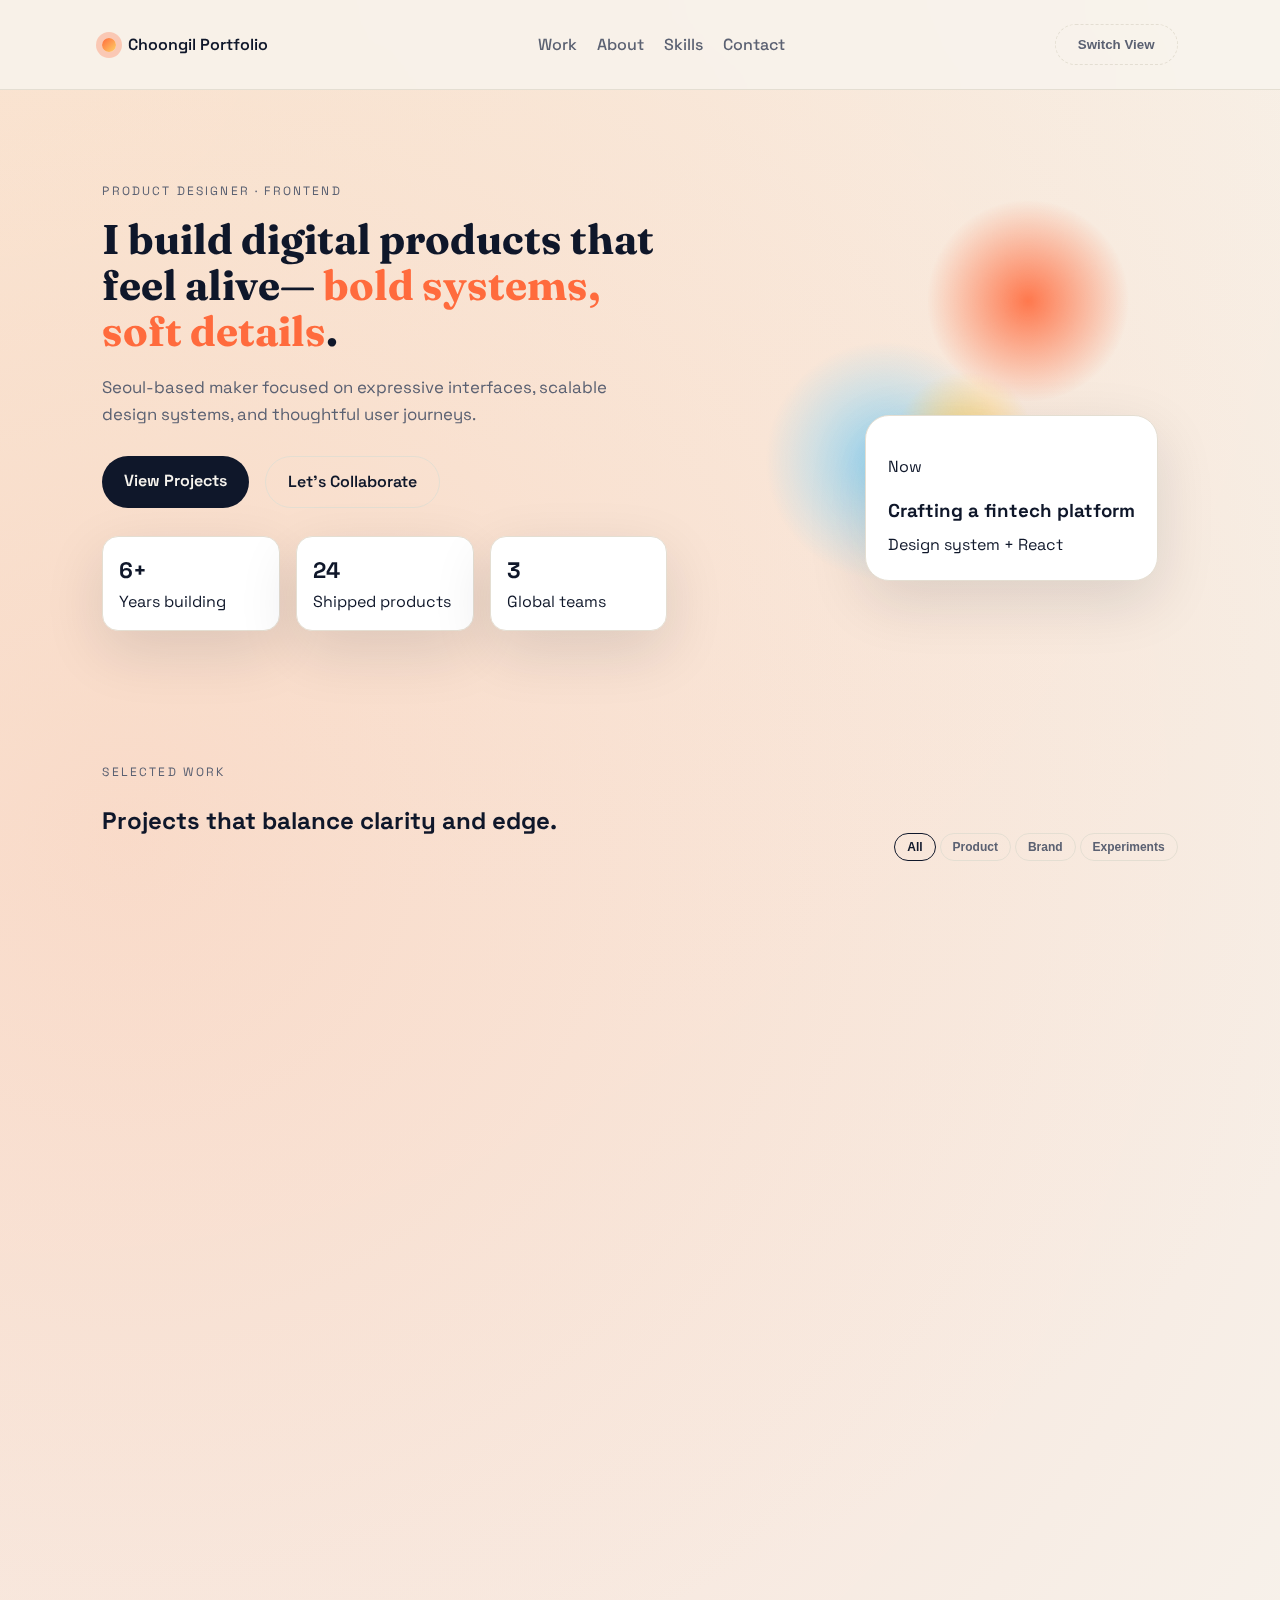
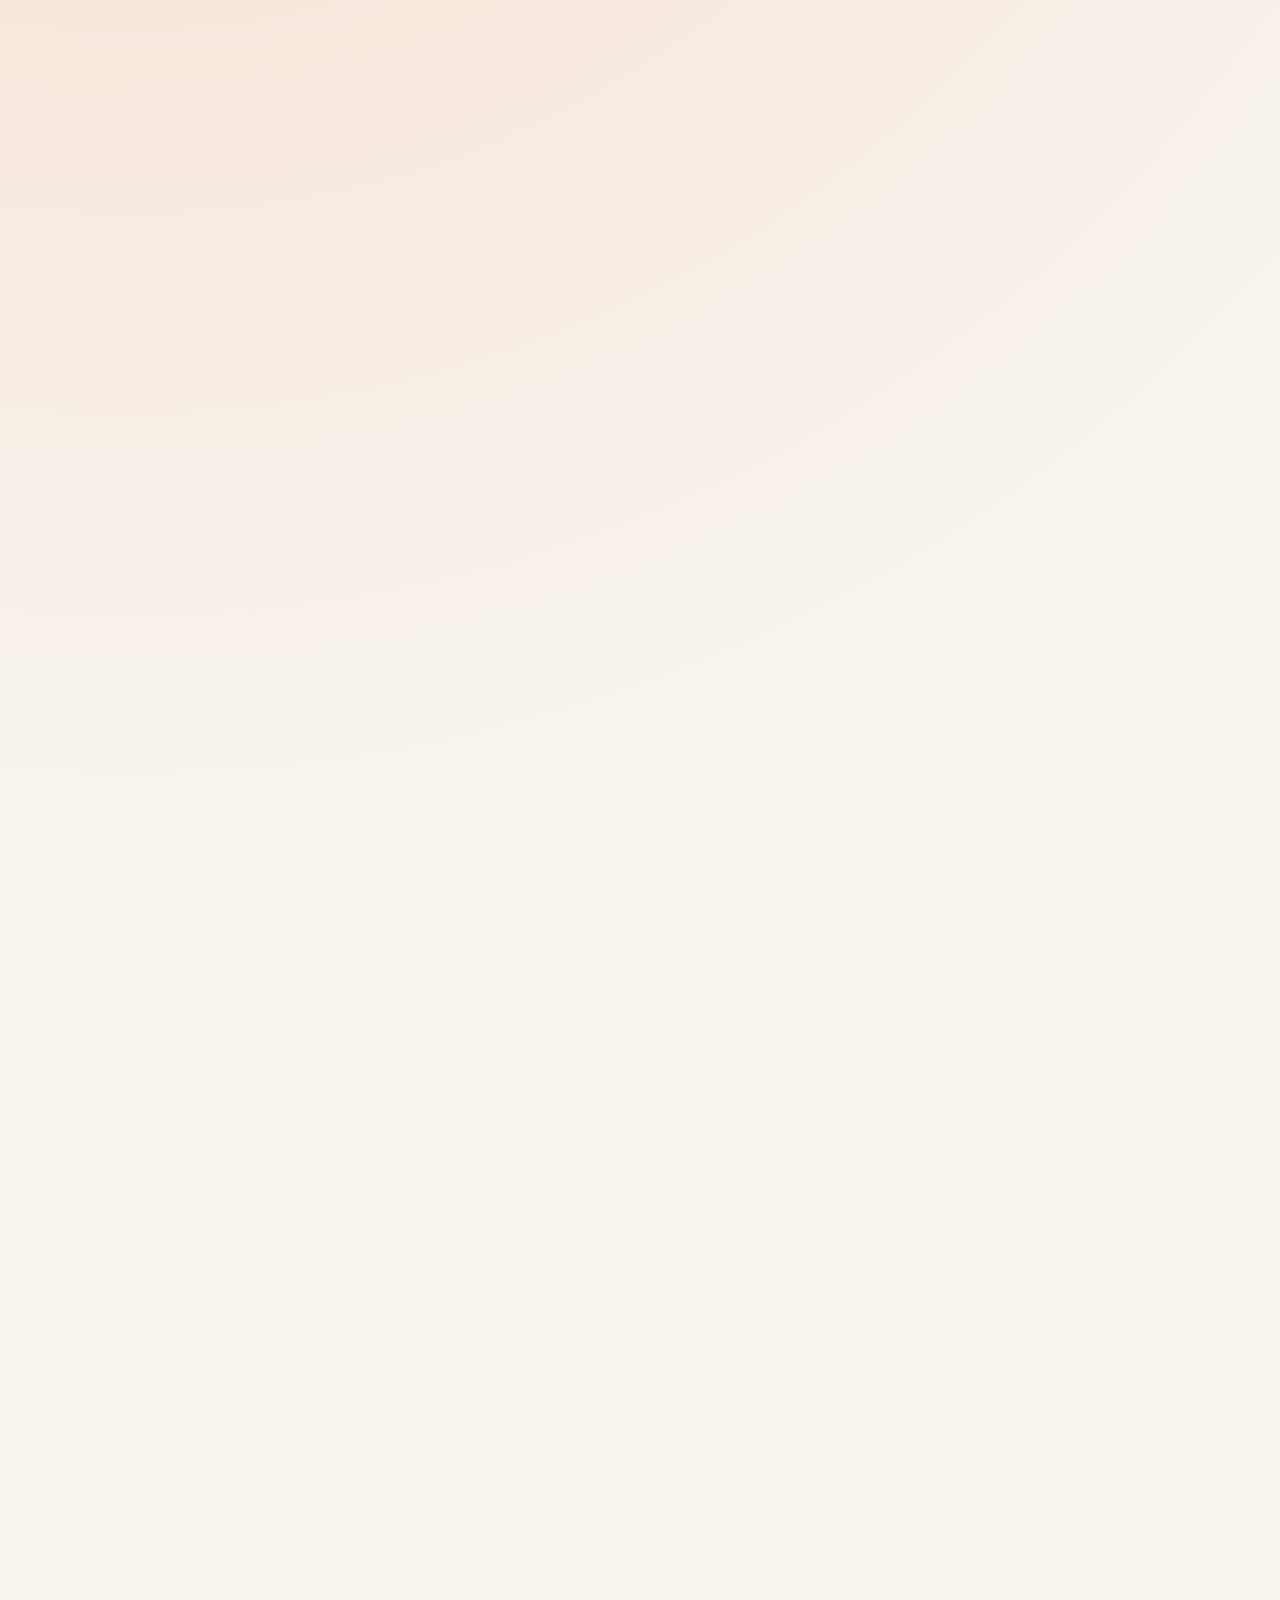
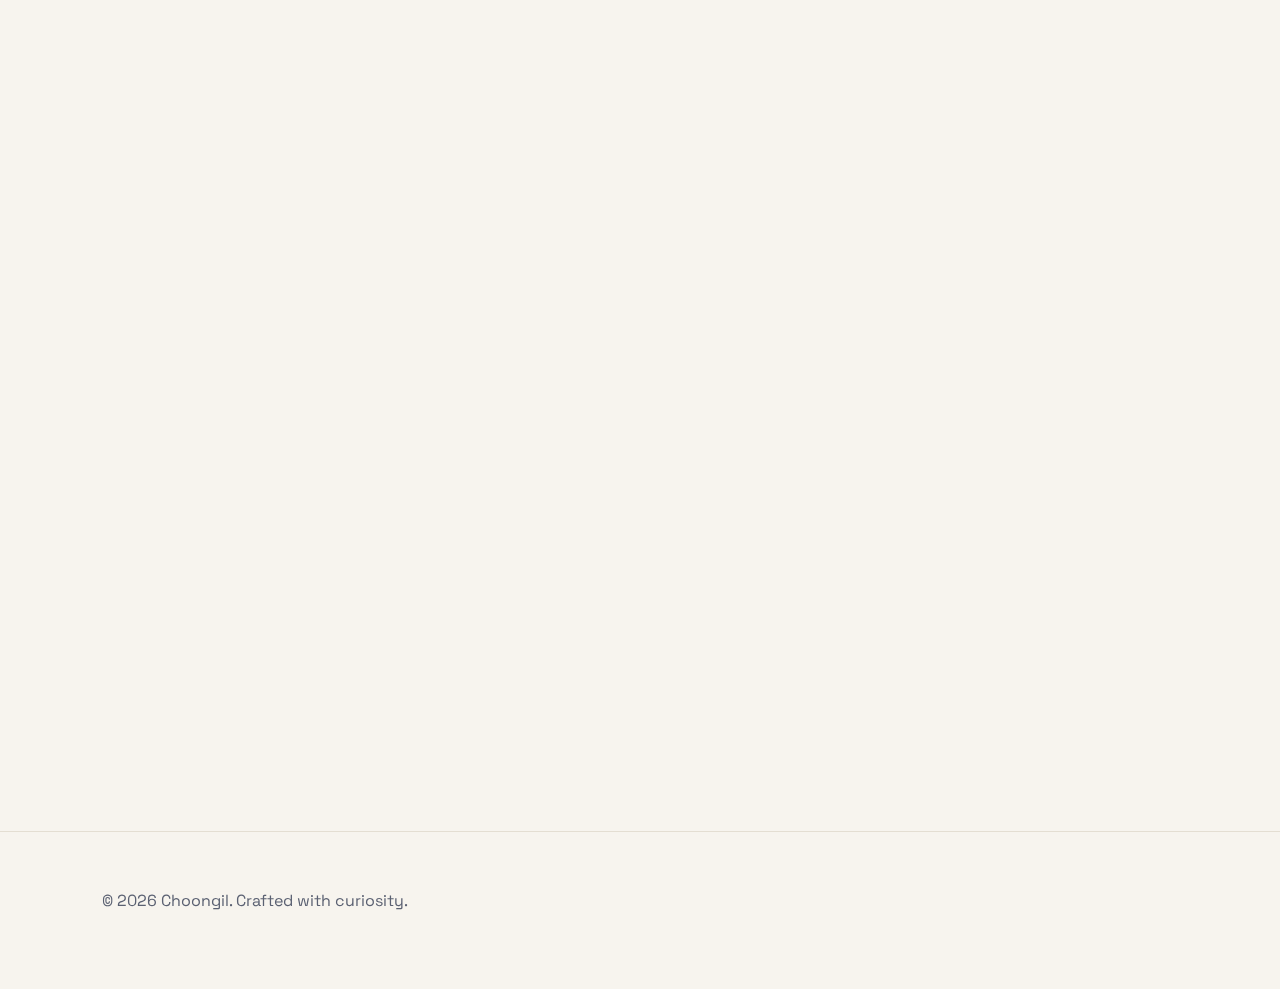
<file: index.html>
<!doctype html>
<html lang="en">
  <head>
    <meta charset="utf-8" />
    <meta name="viewport" content="width=device-width, initial-scale=1" />
    <title>Portfolio — Choongil</title>
    <link rel="preconnect" href="https://fonts.googleapis.com" />
    <link rel="preconnect" href="https://fonts.gstatic.com" crossorigin />
    <link
      href="https://fonts.googleapis.com/css2?family=Fraunces:wght@300;400;600;700&family=Space+Grotesk:wght@300;400;500;600;700&display=swap"
      rel="stylesheet"
    />
    <link rel="stylesheet" href="style.css" />
  </head>
  <body>
    <div class="bg-noise" aria-hidden="true"></div>
    <header class="site-header">
      <div class="brand">
        <span class="brand__dot"></span>
        <span>Choongil Portfolio</span>
      </div>
      <nav class="nav">
        <a href="#work">Work</a>
        <a href="#about">About</a>
        <a href="#skills">Skills</a>
        <a href="#contact">Contact</a>
      </nav>
      <button class="btn btn--ghost" id="toggle-mode" type="button" aria-pressed="false">
        Switch View
      </button>
    </header>

    <main>
      <section class="hero" id="top">
        <div class="hero__content">
          <p class="eyebrow">Product Designer · Frontend</p>
          <h1>
            I build digital products that feel alive—
            <span>bold systems, soft details</span>.
          </h1>
          <p class="lede">
            Seoul-based maker focused on expressive interfaces, scalable design systems,
            and thoughtful user journeys.
          </p>
          <div class="hero__actions">
            <a class="btn" href="#work">View Projects</a>
            <a class="btn btn--outline" href="#contact">Let’s Collaborate</a>
          </div>
          <div class="hero__stats">
            <div>
              <strong>6+</strong>
              <span>Years building</span>
            </div>
            <div>
              <strong>24</strong>
              <span>Shipped products</span>
            </div>
            <div>
              <strong>3</strong>
              <span>Global teams</span>
            </div>
          </div>
        </div>
        <div class="hero__visual" aria-hidden="true">
          <div class="orb orb--one"></div>
          <div class="orb orb--two"></div>
          <div class="orb orb--three"></div>
          <div class="hero__card">
            <p>Now</p>
            <h3>Crafting a fintech platform</h3>
            <span>Design system + React</span>
          </div>
        </div>
      </section>

      <section class="work" id="work">
        <div class="section-header">
          <div>
            <p class="eyebrow">Selected Work</p>
            <h2>Projects that balance clarity and edge.</h2>
          </div>
          <div class="filters" role="tablist" aria-label="Project filters">
            <button class="chip is-active" data-filter="all" role="tab">All</button>
            <button class="chip" data-filter="product" role="tab">Product</button>
            <button class="chip" data-filter="brand" role="tab">Brand</button>
            <button class="chip" data-filter="experiments" role="tab">Experiments</button>
          </div>
        </div>
        <div class="grid" id="project-grid">
          <article class="card" data-category="product">
            <div class="card__meta">
              <span>01</span>
              <span>2025</span>
            </div>
            <h3>PulsePay Dashboard</h3>
            <p>Unified analytics + cashflow forecasting for growth-stage teams.</p>
            <div class="tags">
              <span>UX Strategy</span>
              <span>Design System</span>
              <span>React</span>
            </div>
          </article>
          <article class="card" data-category="brand">
            <div class="card__meta">
              <span>02</span>
              <span>2024</span>
            </div>
            <h3>Studio North Rebrand</h3>
            <p>Visual identity + content kit for a global creative collective.</p>
            <div class="tags">
              <span>Identity</span>
              <span>Motion</span>
              <span>Web</span>
            </div>
          </article>
          <article class="card" data-category="product">
            <div class="card__meta">
              <span>03</span>
              <span>2024</span>
            </div>
            <h3>Atlas Travel OS</h3>
            <p>End-to-end itinerary builder with collaborative planning.</p>
            <div class="tags">
              <span>Product</span>
              <span>Prototype</span>
              <span>AI Assist</span>
            </div>
          </article>
          <article class="card" data-category="experiments">
            <div class="card__meta">
              <span>04</span>
              <span>2023</span>
            </div>
            <h3>Lightfield Type</h3>
            <p>Generative typography experiments for kinetic branding.</p>
            <div class="tags">
              <span>WebGL</span>
              <span>Canvas</span>
              <span>Motion</span>
            </div>
          </article>
        </div>
      </section>

      <section class="about" id="about">
        <div class="about__text">
          <p class="eyebrow">About</p>
          <h2>Designing with systems, storytelling, and a little mischief.</h2>
          <p>
            I partner with founders and teams to translate complex ideas into clear,
            human experiences. My approach blends research, rapid prototyping, and
            expressive UI craft.
          </p>
          <p>
            Recent focus: design ops, component libraries, and onboarding flows that
            reduce friction without losing personality.
          </p>
          <div class="about__actions">
            <a class="btn btn--outline" href="#contact">Start a project</a>
            <a class="btn btn--ghost" href="#">Download CV</a>
          </div>
        </div>
        <div class="about__panel">
          <div>
            <h3>Focus</h3>
            <ul>
              <li>Product strategy</li>
              <li>Design systems</li>
              <li>Frontend prototypes</li>
            </ul>
          </div>
          <div>
            <h3>Toolbox</h3>
            <ul>
              <li>Figma / FigJam</li>
              <li>Framer / Webflow</li>
              <li>React / TypeScript</li>
            </ul>
          </div>
          <div>
            <h3>Currently</h3>
            <ul>
              <li>Lead Designer @ NovaLab</li>
              <li>Mentor @ DesignOps KR</li>
              <li>Speaker on AI UX</li>
            </ul>
          </div>
        </div>
      </section>

      <section class="skills" id="skills">
        <div class="section-header">
          <div>
            <p class="eyebrow">Capabilities</p>
            <h2>Skills tuned for impact.</h2>
          </div>
        </div>
        <div class="skills__list">
          <div class="skill">
            <h3>Product Vision</h3>
            <p>Roadmapping, MVP definition, and opportunity sizing.</p>
          </div>
          <div class="skill">
            <h3>UX Systems</h3>
            <p>Design tokens, documentation, and component governance.</p>
          </div>
          <div class="skill">
            <h3>Interface Craft</h3>
            <p>High-fidelity UI, micro-interactions, and responsive polish.</p>
          </div>
          <div class="skill">
            <h3>Front-end Build</h3>
            <p>Modern HTML/CSS/JS with accessibility in mind.</p>
          </div>
        </div>
      </section>

      <section class="timeline">
        <div class="section-header">
          <div>
            <p class="eyebrow">Timeline</p>
            <h2>Recent roles & milestones.</h2>
          </div>
        </div>
        <div class="timeline__items">
          <div class="timeline__item">
            <span>2025 — Now</span>
            <h3>NovaLab / Lead Designer</h3>
            <p>Launched a unified fintech design system used across 6 products.</p>
          </div>
          <div class="timeline__item">
            <span>2023 — 2025</span>
            <h3>EdgeStudio / Product Designer</h3>
            <p>Scaled onboarding conversion from 18% to 42% through flow redesign.</p>
          </div>
          <div class="timeline__item">
            <span>2021 — 2023</span>
            <h3>Freelance / Creative Technologist</h3>
            <p>Worked with global teams on immersive landing pages and brand systems.</p>
          </div>
        </div>
      </section>

      <section class="contact" id="contact">
        <div class="contact__content">
          <p class="eyebrow">Contact</p>
          <h2>Let’s build something unforgettable.</h2>
          <p>
            Available for select product design and frontend collaborations. Share a
            brief and I will reply within 48 hours.
          </p>
          <form class="contact__form">
            <label>
              Name
              <input type="text" name="name" placeholder="Your name" required />
            </label>
            <label>
              Email
              <input type="email" name="email" placeholder="you@email.com" required />
            </label>
            <label>
              Project
              <textarea name="message" rows="4" placeholder="Tell me about the project" required></textarea>
            </label>
            <button class="btn" type="submit">Send message</button>
          </form>
        </div>
        <div class="contact__aside">
          <div class="contact__card">
            <h3>Quick links</h3>
            <a href="mailto:hello@choongil.studio">hello@choongil.studio</a>
            <a href="#">behance.net/choongil</a>
            <a href="#">linkedin.com/in/choongil</a>
          </div>
          <div class="contact__card">
            <h3>Based in</h3>
            <p>Seoul · Remote friendly</p>
            <span class="chip chip--static">Open for 2026</span>
          </div>
        </div>
      </section>
    </main>

    <footer class="footer">
      <p>© 2026 Choongil. Crafted with curiosity.</p>
    </footer>

    <script src="main.js"></script>
  </body>
</html>
</file>
<file: style.css>
:root {
  color-scheme: light;
  --bg: #f7f4ee;
  --ink: #0f172a;
  --muted: #5b6172;
  --accent: #ff6b3d;
  --accent-2: #ffd166;
  --card: #ffffff;
  --line: #e4ded2;
  --shadow: 0 20px 60px rgba(15, 23, 42, 0.12);
  --radius: 24px;
  --radius-sm: 16px;
  --font-sans: "Space Grotesk", "Helvetica Neue", Arial, sans-serif;
  --font-serif: "Fraunces", "Times New Roman", serif;
}

:root[data-mode="dusk"] {
  color-scheme: dark;
  --bg: #101215;
  --ink: #f8f3ea;
  --muted: #b0b7c4;
  --accent: #ff8f59;
  --accent-2: #7dd3fc;
  --card: #171a20;
  --line: #262a33;
  --shadow: 0 25px 70px rgba(0, 0, 0, 0.4);
}

* {
  box-sizing: border-box;
}

body {
  margin: 0;
  font-family: var(--font-sans);
  background: radial-gradient(circle at top left, rgba(255, 214, 165, 0.25), transparent 40%),
    radial-gradient(circle at 10% 20%, rgba(255, 107, 61, 0.18), transparent 45%),
    var(--bg);
  color: var(--ink);
  line-height: 1.6;
  min-height: 100vh;
}

.bg-noise {
  position: fixed;
  inset: 0;
  background-image: url("data:image/svg+xml,%3Csvg width='120' height='120' viewBox='0 0 120 120' xmlns='http://www.w3.org/2000/svg'%3E%3Cfilter id='n'%3E%3CfeTurbulence type='fractalNoise' baseFrequency='.8' numOctaves='2' stitchTiles='stitch'/%3E%3C/filter%3E%3Crect width='120' height='120' filter='url(%23n)' opacity='.06'/%3E%3C/svg%3E");
  pointer-events: none;
  mix-blend-mode: soft-light;
  z-index: -1;
}

.site-header {
  display: flex;
  align-items: center;
  justify-content: space-between;
  padding: 24px 8vw;
  position: sticky;
  top: 0;
  z-index: 10;
  backdrop-filter: blur(16px);
  background: color-mix(in srgb, var(--bg), transparent 20%);
  border-bottom: 1px solid var(--line);
}

.brand {
  display: flex;
  align-items: center;
  gap: 12px;
  font-weight: 600;
}

.brand__dot {
  width: 14px;
  height: 14px;
  border-radius: 50%;
  background: linear-gradient(135deg, var(--accent), var(--accent-2));
  box-shadow: 0 0 0 6px color-mix(in srgb, var(--accent), transparent 70%);
}

.nav {
  display: flex;
  gap: 20px;
}

.nav a {
  text-decoration: none;
  color: var(--muted);
  font-weight: 500;
}

.nav a:hover {
  color: var(--ink);
}

main {
  padding: 0 8vw 120px;
}

.hero {
  display: grid;
  grid-template-columns: minmax(0, 1.1fr) minmax(0, 0.9fr);
  gap: 48px;
  padding: 80px 0 40px;
  align-items: center;
}

.eyebrow {
  text-transform: uppercase;
  letter-spacing: 0.18em;
  font-size: 0.75rem;
  color: var(--muted);
}

h1 {
  font-family: var(--font-serif);
  font-size: clamp(2.6rem, 3.2vw, 4rem);
  line-height: 1.1;
  margin: 16px 0 20px;
}

h1 span {
  color: var(--accent);
}

.lede {
  font-size: 1.05rem;
  max-width: 540px;
  color: var(--muted);
}

.hero__actions {
  display: flex;
  gap: 16px;
  margin: 28px 0;
  flex-wrap: wrap;
}

.btn {
  padding: 12px 22px;
  border-radius: 999px;
  background: var(--ink);
  color: var(--bg);
  text-decoration: none;
  font-weight: 600;
  border: none;
  cursor: pointer;
  transition: transform 0.2s ease, box-shadow 0.2s ease;
}

.btn:hover {
  transform: translateY(-2px);
  box-shadow: 0 12px 24px rgba(15, 23, 42, 0.2);
}

.btn--outline {
  background: transparent;
  color: var(--ink);
  border: 1px solid var(--line);
}

.btn--ghost {
  background: transparent;
  color: var(--muted);
  border: 1px dashed var(--line);
}

.hero__stats {
  display: grid;
  grid-template-columns: repeat(3, minmax(0, 1fr));
  gap: 16px;
}

.hero__stats div {
  padding: 16px;
  border-radius: var(--radius-sm);
  background: var(--card);
  box-shadow: var(--shadow);
  border: 1px solid var(--line);
}

.hero__stats strong {
  display: block;
  font-size: 1.4rem;
  font-weight: 700;
}

.hero__visual {
  position: relative;
  min-height: 420px;
}

.orb {
  position: absolute;
  border-radius: 50%;
  filter: blur(0px);
}

.orb--one {
  width: 220px;
  height: 220px;
  background: radial-gradient(circle, rgba(255, 107, 61, 0.9), transparent 65%);
  top: 0;
  right: 40px;
}

.orb--two {
  width: 260px;
  height: 260px;
  background: radial-gradient(circle, rgba(125, 211, 252, 0.8), transparent 65%);
  bottom: 20px;
  left: 40px;
}

.orb--three {
  width: 140px;
  height: 140px;
  background: radial-gradient(circle, rgba(255, 209, 102, 0.9), transparent 70%);
  top: 180px;
  left: 180px;
}

.hero__card {
  position: absolute;
  bottom: 30px;
  right: 20px;
  background: var(--card);
  padding: 22px;
  border-radius: var(--radius);
  box-shadow: var(--shadow);
  border: 1px solid var(--line);
}

.hero__card h3 {
  margin: 10px 0 6px;
}

.section-header {
  display: flex;
  justify-content: space-between;
  gap: 24px;
  align-items: flex-end;
  margin-bottom: 32px;
}

section {
  padding: 80px 0 40px;
}

.work .grid {
  display: grid;
  grid-template-columns: repeat(auto-fit, minmax(240px, 1fr));
  gap: 24px;
}

.card {
  background: var(--card);
  border-radius: var(--radius);
  padding: 24px;
  border: 1px solid var(--line);
  box-shadow: var(--shadow);
  transition: transform 0.3s ease, box-shadow 0.3s ease;
}

.card:hover {
  transform: translateY(-6px);
  box-shadow: 0 28px 60px rgba(15, 23, 42, 0.2);
}

.card__meta {
  display: flex;
  justify-content: space-between;
  color: var(--muted);
  font-size: 0.85rem;
}

.tags {
  display: flex;
  flex-wrap: wrap;
  gap: 8px;
  margin-top: 16px;
}

.tags span,
.chip {
  padding: 6px 12px;
  border-radius: 999px;
  background: color-mix(in srgb, var(--accent), transparent 85%);
  font-size: 0.75rem;
  font-weight: 600;
  color: var(--ink);
  border: none;
}

.chip {
  cursor: pointer;
  background: transparent;
  border: 1px solid var(--line);
  color: var(--muted);
}

.chip.is-active {
  color: var(--ink);
  border-color: var(--ink);
}

.chip--static {
  background: color-mix(in srgb, var(--accent-2), transparent 70%);
  border: none;
  display: inline-block;
  color: var(--ink);
}

.about {
  display: grid;
  grid-template-columns: minmax(0, 1fr) minmax(0, 1fr);
  gap: 48px;
}

.about__panel {
  display: grid;
  gap: 20px;
}

.about__panel div {
  background: var(--card);
  padding: 20px;
  border-radius: var(--radius-sm);
  border: 1px solid var(--line);
}

.about__panel ul {
  padding-left: 18px;
  margin: 12px 0 0;
  color: var(--muted);
}

.skills__list {
  display: grid;
  grid-template-columns: repeat(auto-fit, minmax(220px, 1fr));
  gap: 20px;
}

.skill {
  padding: 20px;
  background: var(--card);
  border-radius: var(--radius-sm);
  border: 1px solid var(--line);
}

.timeline__items {
  display: grid;
  gap: 20px;
}

.timeline__item {
  padding: 22px;
  border-radius: var(--radius-sm);
  border: 1px solid var(--line);
  background: linear-gradient(135deg, color-mix(in srgb, var(--card), transparent 10%), transparent 70%);
}

.contact {
  display: grid;
  grid-template-columns: minmax(0, 1.2fr) minmax(0, 0.8fr);
  gap: 32px;
}

.contact__form {
  display: grid;
  gap: 16px;
}

label {
  display: grid;
  gap: 6px;
  font-size: 0.9rem;
  color: var(--muted);
}

input,
textarea {
  padding: 12px 14px;
  border-radius: 12px;
  border: 1px solid var(--line);
  background: var(--card);
  color: var(--ink);
  font-family: var(--font-sans);
}

.contact__aside {
  display: grid;
  gap: 16px;
}

.contact__card {
  padding: 20px;
  border-radius: var(--radius-sm);
  border: 1px solid var(--line);
  background: var(--card);
  display: grid;
  gap: 10px;
}

.contact__card a {
  color: var(--ink);
  text-decoration: none;
}

.footer {
  padding: 40px 8vw 60px;
  border-top: 1px solid var(--line);
  color: var(--muted);
}

[data-reveal] {
  opacity: 0;
  transform: translateY(24px);
  transition: opacity 0.6s ease, transform 0.6s ease;
}

[data-reveal].is-visible {
  opacity: 1;
  transform: translateY(0);
}

@media (max-width: 980px) {
  .hero,
  .about,
  .contact {
    grid-template-columns: 1fr;
  }

  .site-header {
    flex-direction: column;
    gap: 16px;
  }

  .nav {
    flex-wrap: wrap;
    justify-content: center;
  }

  .section-header {
    flex-direction: column;
    align-items: flex-start;
  }
}

@media (max-width: 720px) {
  .hero {
    padding-top: 60px;
  }

  .hero__stats {
    grid-template-columns: 1fr;
  }

  .hero__visual {
    min-height: 340px;
  }
}
</file>
